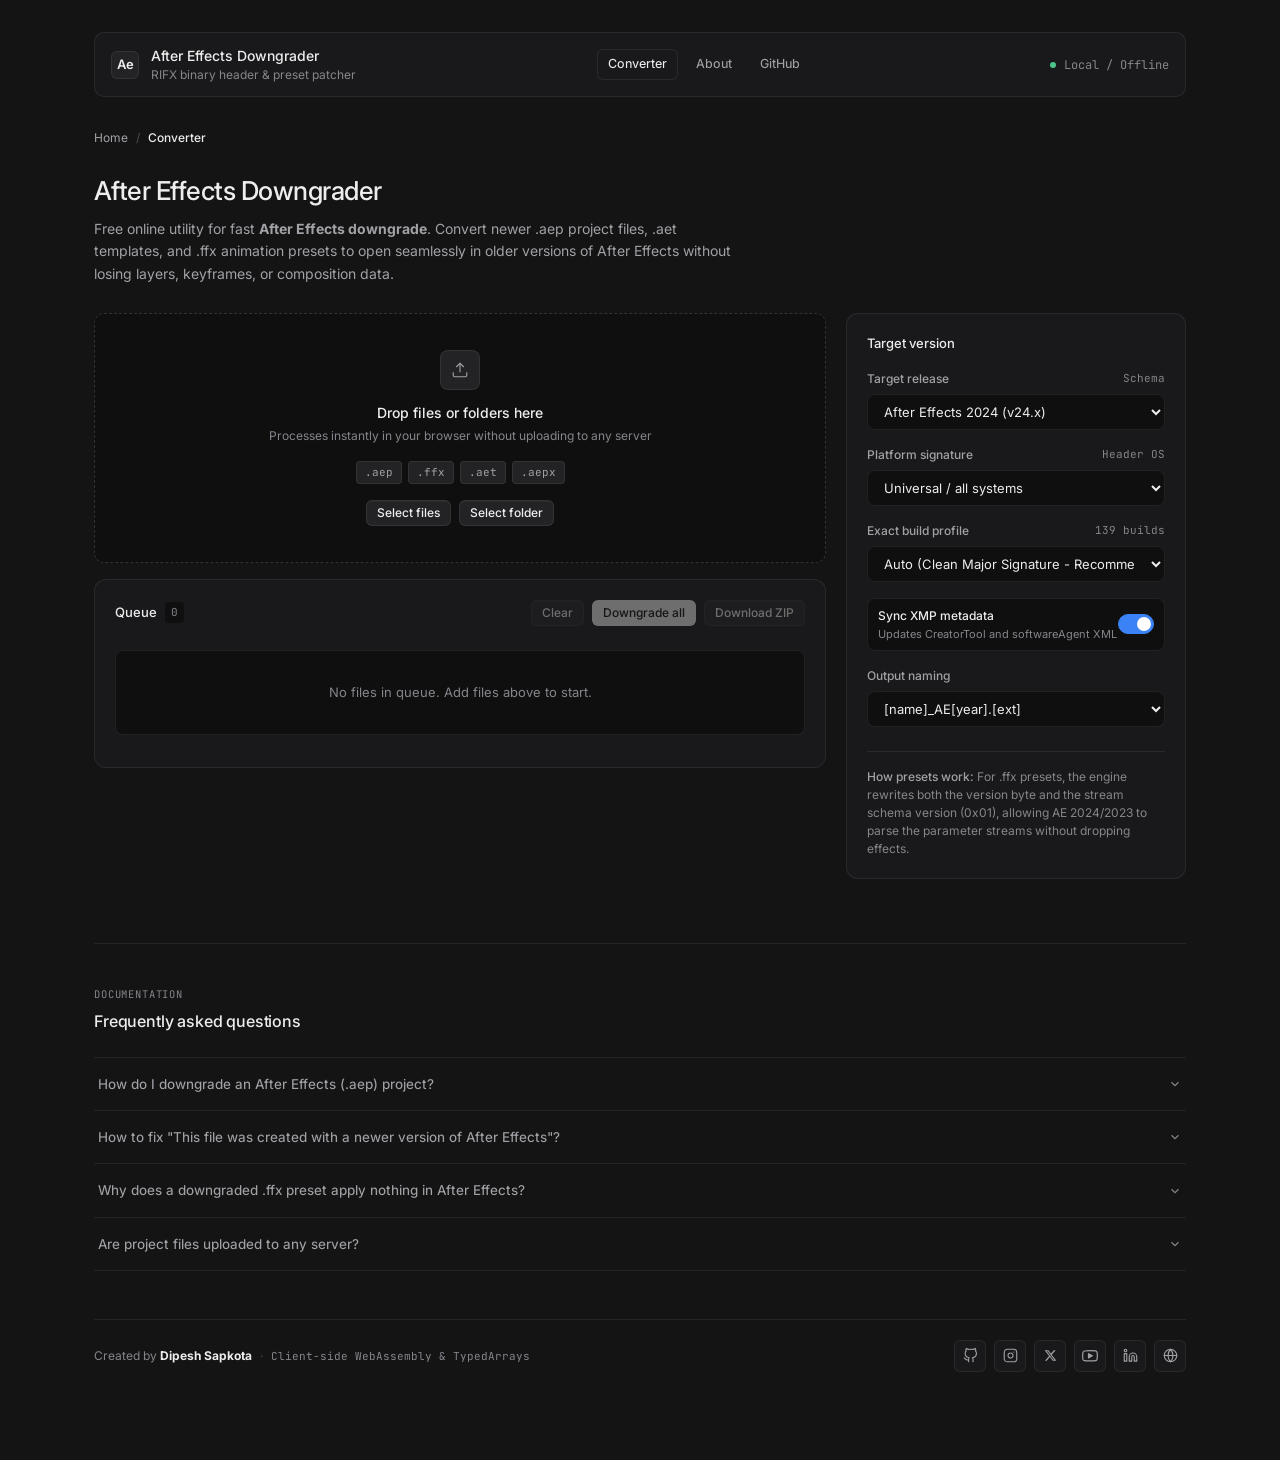
<file: index.html>
<!DOCTYPE html>
<html lang="en">
<head>
  <meta charset="UTF-8">
  <meta name="viewport" content="width=device-width, initial-scale=1.0">
  <meta name="google-site-verification" content="qpjeDFTM0J0MTfPl4kv9-hMPLfjeNFKUhhZYTMNQaiA" />
  
  <!-- Primary SEO Meta Tags -->
  <title>After Effects Downgrader — Downgrade AEP & FFX Online Free</title>
  <meta name="title" content="After Effects Downgrader — Downgrade AEP & FFX Online Free">
  <meta name="description" content="The free online After Effects Downgrader. Easily downgrade After Effects project (.aep, .aet) and preset (.ffx) files from AE 2026/2025 to 2024, 2023, 2022, and CC 2018. 100% private, client-side in your browser.">
  <meta name="keywords" content="after effects downgrade, after effects downgrader, downgrade after effects, downgrade aep, downgrade ffx, convert aep to older version, after effects version converter, open ae file in older version, ae project converter, ffx preset downgrader, this file was created with a newer version of after effects">
  <meta name="author" content="Dipesh Sapkota">
  <meta name="robots" content="index, follow, max-snippet:-1, max-image-preview:large, max-video-preview:-1">
  <link rel="canonical" href="https://dszae.github.io/After_effects_downgrade/">

  <!-- Open Graph / Facebook -->
  <meta property="og:type" content="website">
  <meta property="og:url" content="https://dszae.github.io/After_effects_downgrade/">
  <meta property="og:title" content="After Effects Downgrader — Downgrade AEP & FFX Online Free">
  <meta property="og:description" content="Free online After Effects Downgrader. Easily downgrade .aep projects and .ffx animation presets to open in older AE versions with zero upload or server processing.">
  <meta property="og:site_name" content="After Effects Downgrader">
  <meta property="og:image" content="https://dszae.github.io/After_effects_downgrade/og-image.png">
  <meta property="og:image:width" content="1200">
  <meta property="og:image:height" content="630">
  <meta property="og:image:alt" content="After Effects Downgrader — Online AEP & FFX Version Converter">

  <!-- Twitter -->
  <meta name="twitter:card" content="summary_large_image">
  <meta name="twitter:url" content="https://dszae.github.io/After_effects_downgrade/">
  <meta name="twitter:title" content="After Effects Downgrader — Downgrade AEP & FFX Online Free">
  <meta name="twitter:description" content="Free open-source utility to downgrade Adobe After Effects .aep projects and .ffx animation presets to older versions.">
  <meta name="twitter:image" content="https://dszae.github.io/After_effects_downgrade/og-image.png">
  <meta name="twitter:creator" content="@dszAe18">
  <meta name="twitter:site" content="@dszAe18">

  <!-- Structured Data: WebApplication -->
  <script type="application/ld+json">
  {
    "@context": "https://schema.org",
    "@type": "WebApplication",
    "name": "After Effects Downgrader",
    "url": "https://dszae.github.io/After_effects_downgrade/",
    "description": "Free open-source tool to convert and downgrade Adobe After Effects project files (.aep, .aet) and animation presets (.ffx) to older versions.",
    "applicationCategory": "MultimediaApplication",
    "operatingSystem": "All (Web Browser, Windows, macOS, Linux)",
    "browserRequirements": "Requires JavaScript and modern browser with TypedArray support",
    "offers": {
      "@type": "Offer",
      "price": "0",
      "priceCurrency": "USD"
    },
    "author": {
      "@type": "Person",
      "@id": "https://www.dipeshsapkota7.com.np/#person",
      "name": "Dipesh Sapkota",
      "alternateName": "dszae",
      "jobTitle": "Software Developer & Engineering Student",
      "url": "https://www.dipeshsapkota7.com.np/",
      "sameAs": [
        "https://www.wikidata.org/wiki/Q141595522",
        "https://orcid.org/0009-0001-7595-5114",
        "https://www.dipeshsapkota7.com.np/",
        "https://github.com/Dszae",
        "https://instagram.com/dsz.ae",
        "https://x.com/dszAe18",
        "https://youtube.com/@dsz.ae",
        "https://linkedin.com/in/dipeshsapkota7"
      ]
    }
  }
  </script>

  <!-- Structured Data: FAQPage -->
  <script type="application/ld+json">
  {
    "@context": "https://schema.org",
    "@type": "FAQPage",
    "mainEntity": [
      {
        "@type": "Question",
        "name": "How to fix 'This file was created with a newer version of After Effects' error?",
        "acceptedAnswer": {
          "@type": "Answer",
          "text": "Upload your .aep project file or .ffx preset to this After Effects Downgrader, select your installed target version (e.g., AE 2024 or 2023), and click Downgrade. The tool patches the binary RIFX container version byte and XMP metadata without changing composition layers or keyframes."
        }
      },
      {
        "@type": "Question",
        "name": "Can I downgrade .ffx animation presets to After Effects 2024 or older?",
        "acceptedAnswer": {
          "@type": "Answer",
          "text": "Yes. This After Effects Downgrader rewrites both the head version byte and the preset schema version (Schema 1), allowing older releases like AE 2024 and 2023 to parse effect streams without dropping parameters."
        }
      },
      {
        "@type": "Question",
        "name": "Are my After Effects files uploaded to any server?",
        "acceptedAnswer": {
          "@type": "Answer",
          "text": "No. All conversion is performed 100% locally in your web browser using JavaScript TypedArrays and Web APIs. Your project files and presets never leave your computer."
        }
      }
    ]
  }
  </script>

  <!-- Structured Data: HowTo (AEO Rich Snippet) -->
  <script type="application/ld+json">
  {
    "@context": "https://schema.org",
    "@type": "HowTo",
    "name": "How to Downgrade an After Effects Project (.aep) or Preset (.ffx)",
    "description": "Step-by-step instructions to convert newer After Effects files to open in older versions using After Effects Downgrader.",
    "step": [
      {
        "@type": "HowToStep",
        "name": "Select Your File",
        "text": "Drop your .aep project file, .aet template, or .ffx animation preset into the After Effects Downgrader dropzone."
      },
      {
        "@type": "HowToStep",
        "name": "Choose Target After Effects Version",
        "text": "Select your installed target version of After Effects (such as 2024, 2023, 2022, or CC 2018) from the dropdown."
      },
      {
        "@type": "HowToStep",
        "name": "Download and Open",
        "text": "Click Downgrade to immediately rewrite the RIFX container version byte and XMP metadata, then download and open the project directly in your installed After Effects release."
      }
    ]
  }
  </script>

  <!-- Structured Data: BreadcrumbList -->
  <script type="application/ld+json">
  {
    "@context": "https://schema.org",
    "@type": "BreadcrumbList",
    "itemListElement": [
      {
        "@type": "ListItem",
        "position": 1,
        "name": "Home",
        "item": "https://dszae.github.io/After_effects_downgrade/"
      },
      {
        "@type": "ListItem",
        "position": 2,
        "name": "Converter Tool",
        "item": "https://dszae.github.io/After_effects_downgrade/"
      }
    ]
  }
  </script>

  <!-- Favicons & App Icons -->
  <link rel="icon" type="image/svg+xml" href="favicon.svg">
  <link rel="icon" type="image/x-icon" href="favicon.ico">
  <link rel="apple-touch-icon" sizes="180x180" href="apple-touch-icon.png">
  <meta name="theme-color" content="#130724">

  <link rel="stylesheet" href="styles.css">
  <link rel="preconnect" href="https://fonts.googleapis.com">
  <link rel="preconnect" href="https://fonts.gstatic.com" crossorigin>
  <link href="https://fonts.googleapis.com/css2?family=Inter:wght@400;500;600&family=JetBrains+Mono:wght@400;500&display=swap" rel="stylesheet">
</head>
<body>

  <div class="container">
    <!-- Header -->
    <header class="site-header">
      <div class="brand">
        <a href="./" style="display: flex; align-items: center; gap: 12px; text-decoration: none; color: inherit;">
          <div class="brand-mark">Ae</div>
          <div class="brand-text">
            <span class="brand-title">After Effects Downgrader</span>
            <span class="brand-desc">RIFX binary header & preset patcher</span>
          </div>
        </a>
      </div>

      <nav class="nav-links">
        <a href="./" class="nav-item active">Converter</a>
        <a href="about.html" class="nav-item">About</a>
        <a href="https://github.com/Dszae/After_effects_downgrade" target="_blank" rel="noopener noreferrer" class="nav-item">GitHub</a>
      </nav>

      <div class="header-status">
        <span class="status-indicator"></span>
        <span>Local / Offline</span>
      </div>
    </header>

    <!-- Breadcrumb Navigation -->
    <nav class="breadcrumbs-bar" aria-label="Breadcrumb">
      <ol class="breadcrumbs-list">
        <li><a href="./">Home</a></li>
        <li class="bc-sep">/</li>
        <li aria-current="page" class="bc-current">Converter</li>
      </ol>
    </nav>

    <!-- Hero / Scope -->
    <section class="hero-section">
      <h1 class="hero-title">After Effects Downgrader</h1>
      <p class="hero-copy">
        Free online utility for fast <strong>After Effects downgrade</strong>. Convert newer .aep project files, .aet templates, and .ffx animation presets to open seamlessly in older versions of After Effects without losing layers, keyframes, or composition data.
      </p>
    </section>

    <!-- Main Grid -->
    <div class="dashboard-grid">
      <!-- Left Column: Dropzone and Queue -->
      <div style="display: flex; flex-direction: column; gap: 16px;">
        
        <!-- Dropzone -->
        <div class="drop-zone" id="dropZone">
          <div class="drop-icon">
            <svg width="18" height="18" viewBox="0 0 24 24" fill="none" stroke="currentColor" stroke-width="1.5"><path d="M21 15v4a2 2 0 0 1-2 2H5a2 2 0 0 1-2-2v-4"/><polyline points="17 8 12 3 7 8"/><line x1="12" y1="3" x2="12" y2="15"/></svg>
          </div>
          <div class="drop-prompt">Drop files or folders here</div>
          <div class="drop-subtext">Processes instantly in your browser without uploading to any server</div>
          
          <div class="format-tags">
            <span class="format-tag">.aep</span>
            <span class="format-tag">.ffx</span>
            <span class="format-tag">.aet</span>
            <span class="format-tag">.aepx</span>
          </div>

          <div class="drop-actions">
            <button class="btn btn-secondary btn-sm" onclick="document.getElementById('fileInput').click(); event.stopPropagation();">
              Select files
            </button>
            <button class="btn btn-secondary btn-sm" onclick="document.getElementById('folderInput').click(); event.stopPropagation();">
              Select folder
            </button>
          </div>

          <input type="file" id="fileInput" multiple accept=".aep,.ffx,.aet,.aepx" style="display: none;">
          <input type="file" id="folderInput" webkitdirectory directory multiple style="display: none;">
        </div>

        <!-- Queue Panel -->
        <div class="panel queue-panel">
          <div class="queue-bar">
            <div class="queue-title-wrap">
              <span class="panel-title">Queue</span>
              <span class="queue-badge" id="queueCount">0</span>
            </div>

            <div class="queue-btns">
              <button class="btn btn-secondary btn-sm" id="btnClearQueue" disabled>
                Clear
              </button>
              <button class="btn btn-primary btn-sm" id="btnProcessAll" disabled>
                Downgrade all
              </button>
              <button class="btn btn-secondary btn-sm" id="btnDownloadZip" disabled>
                Download ZIP
              </button>
            </div>
          </div>

          <!-- Empty State -->
          <div class="empty-state" id="emptyQueue">
            No files in queue. Add files above to start.
          </div>

          <!-- File List -->
          <div class="file-list" id="fileList"></div>
        </div>

      </div>

      <!-- Right Column: Settings & Details -->
      <div style="display: flex; flex-direction: column; gap: 16px;">
        <div class="panel settings-form">
          <div class="panel-title">Target version</div>

          <!-- Target Year -->
          <div class="control-group">
            <label class="control-label" for="targetYearSelect">
              Target release
              <span class="control-label-hint">Schema</span>
            </label>
            <select id="targetYearSelect" class="select-field">
              <option value="2025">After Effects 2025 (v25.x)</option>
              <option value="2024" selected>After Effects 2024 (v24.x)</option>
              <option value="2023">After Effects 2023 (v23.x)</option>
              <option value="2022">After Effects 2022 (v22.x)</option>
              <option value="2021">After Effects 2021 (v18.x)</option>
              <option value="2020">After Effects 2020 (v17.x)</option>
              <option value="2019">After Effects CC 2019 (v16.x)</option>
              <option value="2018">After Effects CC 2018 (v15.x)</option>
            </select>
          </div>

          <!-- Platform Profile -->
          <div class="control-group">
            <label class="control-label" for="osFilter">
              Platform signature
              <span class="control-label-hint">Header OS</span>
            </label>
            <select id="osFilter" class="select-field">
              <option value="all" selected>Universal / all systems</option>
              <option value="Win">Windows</option>
              <option value="Mac Arm 64">Apple Silicon (ARM64)</option>
              <option value="Mac">Intel Mac</option>
            </select>
          </div>

          <!-- Exact Build Signature -->
          <div class="control-group">
            <label class="control-label" for="buildSelect">
              Exact build profile
              <span class="control-label-hint">139 builds</span>
            </label>
            <select id="buildSelect" class="select-field">
              <option value="">Auto (clean major signature)</option>
            </select>
          </div>

          <!-- Deep Patching Toggle -->
          <div class="toggle-row">
            <div class="toggle-info">
              <span class="toggle-title">Sync XMP metadata</span>
              <span class="toggle-desc">Updates CreatorTool and softwareAgent XML</span>
            </div>
            <label class="switch">
              <input type="checkbox" id="deepPatchSwitch" checked>
              <span class="slider"></span>
            </label>
          </div>

          <!-- Output Naming -->
          <div class="control-group">
            <label class="control-label" for="namingSelect">Output naming</label>
            <select id="namingSelect" class="select-field">
              <option value="suffix_year" selected>[name]_AE[year].[ext]</option>
              <option value="suffix_downgraded">[name]_downgraded.[ext]</option>
              <option value="prefix">AE[year]_[name].[ext]</option>
              <option value="original">[name].[ext]</option>
            </select>
          </div>

          <div class="info-callout">
            <strong>How presets work:</strong> For .ffx presets, the engine rewrites both the version byte and the stream schema version (0x01), allowing AE 2024/2023 to parse the parameter streams without dropping effects.
          </div>
        </div>
      </div>
    </div>

    <!-- FAQ Section -->
    <section class="faq-section">
      <div class="faq-header">
        <span class="faq-label">Documentation</span>
        <h2 class="faq-title">Frequently asked questions</h2>
      </div>
      <div class="faq-list">
        <details class="faq-row">
          <summary class="faq-summary">
            <span>How do I downgrade an After Effects (.aep) project?</span>
            <svg class="faq-chevron" width="14" height="14" viewBox="0 0 24 24" fill="none" stroke="currentColor" stroke-width="2"><polyline points="6 9 12 15 18 9"/></svg>
          </summary>
          <div class="faq-content">
            <p>Drop your <code>.aep</code> or <code>.aet</code> file into the converter, choose your target release (such as After Effects 2024 or 2023), and click Downgrade. The tool rewrites the RIFX container version byte and XMP metadata so your project opens without version upgrade prompts.</p>
          </div>
        </details>
        <details class="faq-row">
          <summary class="faq-summary">
            <span>How to fix "This file was created with a newer version of After Effects"?</span>
            <svg class="faq-chevron" width="14" height="14" viewBox="0 0 24 24" fill="none" stroke="currentColor" stroke-width="2"><polyline points="6 9 12 15 18 9"/></svg>
          </summary>
          <div class="faq-content">
            <p>This dialog occurs when After Effects detects a newer major build byte in the file's binary header chunk. This utility modifies that internal signature, allowing earlier versions to parse and open the composition structure.</p>
          </div>
        </details>
        <details class="faq-row">
          <summary class="faq-summary">
            <span>Why does a downgraded .ffx preset apply nothing in After Effects?</span>
            <svg class="faq-chevron" width="14" height="14" viewBox="0 0 24 24" fill="none" stroke="currentColor" stroke-width="2"><polyline points="6 9 12 15 18 9"/></svg>
          </summary>
          <div class="faq-content">
            <p>In After Effects, animation presets require an active layer (such as an Adjustment Layer or Solid) selected in your timeline before applying. Additionally, if the preset relies on third-party plugins (like Boris FX Sapphire or Deep Glow), those plugins must be installed on your workstation.</p>
          </div>
        </details>
        <details class="faq-row">
          <summary class="faq-summary">
            <span>Are project files uploaded to any server?</span>
            <svg class="faq-chevron" width="14" height="14" viewBox="0 0 24 24" fill="none" stroke="currentColor" stroke-width="2"><polyline points="6 9 12 15 18 9"/></svg>
          </summary>
          <div class="faq-content">
            <p>No. Conversion is performed entirely within your browser using JavaScript TypedArrays and WebAssembly. Your files, composition data, and assets never leave your local machine.</p>
          </div>
        </details>
      </div>
    </section>

    <!-- Footer -->
    <footer class="site-footer">
      <div class="footer-creator">
        <span>Created by <a href="https://www.dipeshsapkota7.com.np/" target="_blank" rel="author me" class="creator-link"><strong>Dipesh Sapkota</strong></a></span>
        <span class="footer-dot">·</span>
        <span class="footer-note">Client-side WebAssembly & TypedArrays</span>
      </div>
      <div class="footer-socials">
        <a href="https://github.com/Dszae" target="_blank" rel="noopener noreferrer" class="social-icon-btn" title="GitHub (@Dszae)" aria-label="GitHub">
          <svg width="15" height="15" viewBox="0 0 24 24" fill="none" stroke="currentColor" stroke-width="1.8" stroke-linecap="round" stroke-linejoin="round">
            <path d="M9 19c-5 1.5-5-2.5-7-3m14 6v-3.87a3.37 3.37 0 0 0-.94-2.61c3.14-.35 6.44-1.54 6.44-7A5.44 5.44 0 0 0 20 4.77 5.07 5.07 0 0 0 19.91 1S18.73.65 16 2.48a13.38 13.38 0 0 0-7 0C6.27.65 5.09 1 5.09 1A5.07 5.07 0 0 0 5 4.77a5.44 5.44 0 0 0-1.5 3.78c0 5.42 3.3 6.61 6.44 7A3.37 3.37 0 0 0 9 18.13V22"/>
          </svg>
        </a>
        <a href="https://instagram.com/dsz.ae" target="_blank" rel="noopener noreferrer" class="social-icon-btn" title="Instagram (@dsz.ae)" aria-label="Instagram">
          <svg width="15" height="15" viewBox="0 0 24 24" fill="none" stroke="currentColor" stroke-width="1.8" stroke-linecap="round" stroke-linejoin="round">
            <rect x="2" y="2" width="20" height="20" rx="5" ry="5"/>
            <path d="M16 11.37A4 4 0 1 1 12.63 8 4 4 0 0 1 16 11.37z"/>
            <line x1="17.5" y1="6.5" x2="17.51" y2="6.5"/>
          </svg>
        </a>
        <a href="https://x.com/dszAe18" target="_blank" rel="noopener noreferrer" class="social-icon-btn" title="X / Twitter (@dszAe18)" aria-label="X">
          <svg width="13" height="13" viewBox="0 0 24 24" fill="currentColor">
            <path d="M18.244 2.25h3.308l-7.227 8.26 8.502 11.24H16.17l-5.214-6.817L4.99 21.75H1.68l7.73-8.835L1.254 2.25H8.08l4.713 6.231zm-1.161 17.52h1.833L7.084 4.126H5.117z"/>
          </svg>
        </a>
        <a href="https://youtube.com/@dsz.ae" target="_blank" rel="noopener noreferrer" class="social-icon-btn" title="YouTube (@dsz.ae)" aria-label="YouTube">
          <svg width="16" height="16" viewBox="0 0 24 24" fill="none" stroke="currentColor" stroke-width="1.8" stroke-linecap="round" stroke-linejoin="round">
            <path d="M22.54 6.42a2.78 2.78 0 0 0-1.94-2C18.88 4 12 4 12 4s-6.88 0-8.6.46a2.78 2.78 0 0 0-1.94 2A29 29 0 0 0 1 11.75a29 29 0 0 0 .46 5.33A2.78 2.78 0 0 0 3.4 19c1.72.46 8.6.46 8.6.46s6.88 0 8.6-.46a2.78 2.78 0 0 0 1.94-2 29 29 0 0 0 .46-5.25 29 29 0 0 0-.46-5.33z"/>
            <polygon points="9.75 15.02 15.5 11.75 9.75 8.48 9.75 15.02" fill="currentColor"/>
          </svg>
        </a>
        <a href="https://linkedin.com/in/dipeshsapkota7" target="_blank" rel="noopener noreferrer" class="social-icon-btn" title="LinkedIn (dipeshsapkota7)" aria-label="LinkedIn">
          <svg width="15" height="15" viewBox="0 0 24 24" fill="none" stroke="currentColor" stroke-width="1.8" stroke-linecap="round" stroke-linejoin="round">
            <path d="M16 8a6 6 0 0 1 6 6v7h-4v-7a2 2 0 0 0-2-2 2 2 0 0 0-2 2v7h-4v-7a6 6 0 0 1 6-6z"/>
            <rect x="2" y="9" width="4" height="12"/>
            <circle cx="4" cy="4" r="2"/>
          </svg>
        </a>
        <a href="https://www.dipeshsapkota7.com.np/" target="_blank" rel="noopener noreferrer" class="social-icon-btn" title="Personal Website" aria-label="Portfolio Website">
          <svg width="15" height="15" viewBox="0 0 24 24" fill="none" stroke="currentColor" stroke-width="1.8" stroke-linecap="round" stroke-linejoin="round">
            <circle cx="12" cy="12" r="10"/>
            <line x1="2" y1="12" x2="22" y2="12"/>
            <path d="M12 2a15.3 15.3 0 0 1 4 10 15.3 15.3 0 0 1-4 10 15.3 15.3 0 0 1-4-10 15.3 15.3 0 0 1 4-10z"/>
          </svg>
        </a>
      </div>
    </footer>
  </div>

  <!-- Inspector Modal -->
  <div class="modal-overlay" id="inspectorModal">
    <div class="modal-card">
      <div class="modal-header">
        <span class="modal-title" id="modalTitle">Binary inspector</span>
        <button class="btn-icon" id="modalClose">
          <svg width="14" height="14" viewBox="0 0 24 24" fill="none" stroke="currentColor" stroke-width="1.5"><line x1="18" y1="6" x2="6" y2="18"/><line x1="6" y1="6" x2="18" y2="18"/></svg>
        </button>
      </div>
      <div class="modal-content-body" id="modalBody"></div>
    </div>
  </div>

  <script src="jszip.min.js"></script>
  <script src="builds-data.js"></script>
  <script src="app.js"></script>
</body>
</html>
</file>
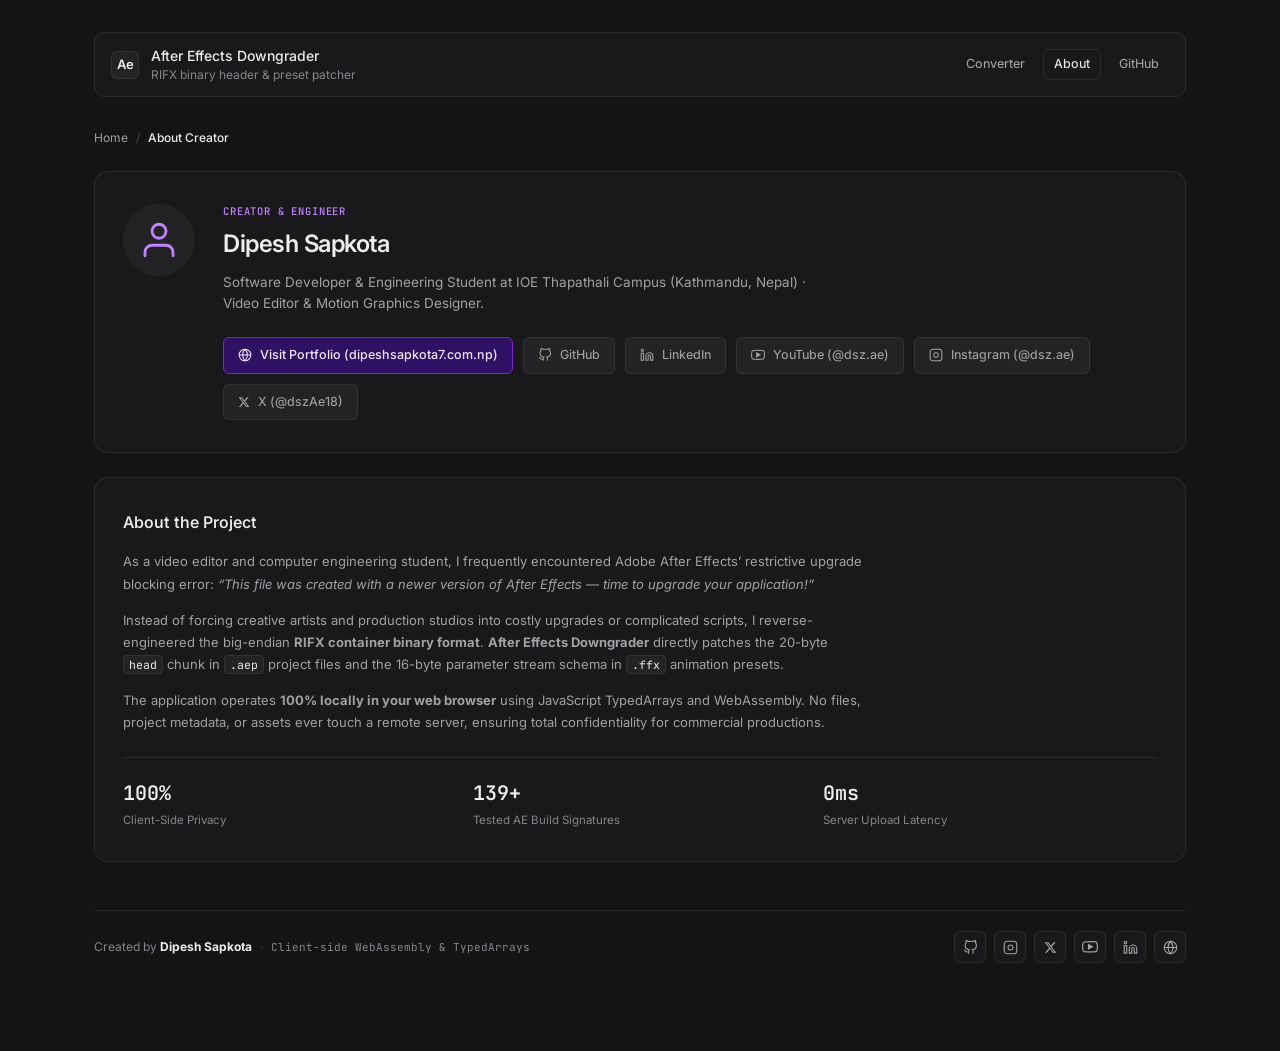
<file: about.html>
<!DOCTYPE html>
<html lang="en">
<head>
  <meta charset="UTF-8">
  <meta name="viewport" content="width=device-width, initial-scale=1.0">
  
  <!-- Primary SEO Meta Tags -->
  <title>About Dipesh Sapkota — Creator of After Effects Downgrader</title>
  <meta name="title" content="About Dipesh Sapkota — Creator of After Effects Downgrader">
  <meta name="description" content="Dipesh Sapkota is a Software Developer & Engineering Student at IOE Thapathali Campus, video editor, and motion designer. Creator of After Effects Downgrader.">
  <meta name="author" content="Dipesh Sapkota">
  <meta name="robots" content="index, follow">
  <link rel="canonical" href="https://dszae.github.io/After_effects_downgrade/about.html">

  <!-- Open Graph / Social -->
  <meta property="og:type" content="profile">
  <meta property="og:url" content="https://dszae.github.io/After_effects_downgrade/about.html">
  <meta property="og:title" content="About Dipesh Sapkota — Creator of After Effects Downgrader">
  <meta property="og:description" content="Software Developer & Engineering Student at IOE Thapathali Campus, video editor, and motion designer. Creator of After Effects Downgrader.">
  <meta property="og:image" content="https://dszae.github.io/After_effects_downgrade/og-image.png">
  <meta property="og:image:width" content="1200">
  <meta property="og:image:height" content="630">
  <meta property="og:image:alt" content="About Dipesh Sapkota — Creator of After Effects Downgrader">
  <meta property="og:site_name" content="After Effects Downgrader">

  <!-- Twitter -->
  <meta name="twitter:card" content="summary_large_image">
  <meta name="twitter:url" content="https://dszae.github.io/After_effects_downgrade/about.html">
  <meta name="twitter:title" content="About Dipesh Sapkota — Creator of After Effects Downgrader">
  <meta name="twitter:description" content="Software Developer & Engineering Student at IOE Thapathali Campus, video editor, and motion designer.">
  <meta name="twitter:image" content="https://dszae.github.io/After_effects_downgrade/og-image.png">
  <meta name="twitter:creator" content="@dszAe18">
  <meta name="twitter:site" content="@dszAe18">

  <!-- Structured Data: ProfilePage & Person -->
  <script type="application/ld+json">
  {
    "@context": "https://schema.org",
    "@type": "ProfilePage",
    "mainEntity": {
      "@type": "Person",
      "@id": "https://www.dipeshsapkota7.com.np/#person",
      "name": "Dipesh Sapkota",
      "alternateName": "dszae",
      "url": "https://www.dipeshsapkota7.com.np/",
      "identifier": "https://orcid.org/0009-0001-7595-5114",
      "jobTitle": "Software Developer & Engineering Student",
      "description": "Software Developer & Engineering Student at IOE Thapathali Campus, video editor, and motion designer. Creator of After Effects Downgrader.",
      "worksFor": {
        "@type": "CollegeOrUniversity",
        "name": "Institute of Engineering, Thapathali Campus"
      },
      "sameAs": [
        "https://www.wikidata.org/wiki/Q141595522",
        "https://orcid.org/0009-0001-7595-5114",
        "https://www.dipeshsapkota7.com.np/",
        "https://github.com/Dszae",
        "https://instagram.com/dsz.ae",
        "https://x.com/dszAe18",
        "https://youtube.com/@dsz.ae",
        "https://linkedin.com/in/dipeshsapkota7"
      ]
    }
  }
  </script>

  <!-- Structured Data: BreadcrumbList -->
  <script type="application/ld+json">
  {
    "@context": "https://schema.org",
    "@type": "BreadcrumbList",
    "itemListElement": [
      {
        "@type": "ListItem",
        "position": 1,
        "name": "Home",
        "item": "https://dszae.github.io/After_effects_downgrade/"
      },
      {
        "@type": "ListItem",
        "position": 2,
        "name": "About Creator",
        "item": "https://dszae.github.io/After_effects_downgrade/about.html"
      }
    ]
  }
  </script>

  <!-- Favicons -->
  <link rel="icon" type="image/svg+xml" href="favicon.svg">
  <link rel="icon" type="image/x-icon" href="favicon.ico">
  <link rel="apple-touch-icon" sizes="180x180" href="apple-touch-icon.png">
  <meta name="theme-color" content="#130724">

  <link rel="stylesheet" href="styles.css">
  <link rel="preconnect" href="https://fonts.googleapis.com">
  <link rel="preconnect" href="https://fonts.gstatic.com" crossorigin>
  <link href="https://fonts.googleapis.com/css2?family=Inter:wght@400;500;600&family=JetBrains+Mono:wght@400;500&display=swap" rel="stylesheet">
</head>
<body>

  <div class="container">
    <!-- Header -->
    <header class="site-header">
      <div class="brand">
        <a href="./" style="display: flex; align-items: center; gap: 12px; text-decoration: none; color: inherit;">
          <div class="brand-mark">Ae</div>
          <div class="brand-text">
            <span class="brand-title">After Effects Downgrader</span>
            <span class="brand-desc">RIFX binary header & preset patcher</span>
          </div>
        </a>
      </div>

      <nav class="nav-links">
        <a href="./" class="nav-item">Converter</a>
        <a href="about.html" class="nav-item active">About</a>
        <a href="https://github.com/Dszae/After_effects_downgrade" target="_blank" rel="noopener noreferrer" class="nav-item">GitHub</a>
      </nav>
    </header>

    <!-- Breadcrumb Navigation -->
    <nav class="breadcrumbs-bar" aria-label="Breadcrumb">
      <ol class="breadcrumbs-list">
        <li><a href="./">Home</a></li>
        <li class="bc-sep">/</li>
        <li aria-current="page" class="bc-current">About Creator</li>
      </ol>
    </nav>

    <!-- Profile Hero Section -->
    <section class="profile-hero">
      <div class="profile-card">
        <div class="profile-avatar">
          <svg width="42" height="42" viewBox="0 0 24 24" fill="none" stroke="currentColor" stroke-width="1.6" stroke-linecap="round" stroke-linejoin="round">
            <path d="M20 21v-2a4 4 0 0 0-4-4H8a4 4 0 0 0-4 4v2"></path>
            <circle cx="12" cy="7" r="4"></circle>
          </svg>
        </div>

        <div class="profile-details">
          <span class="profile-tag">CREATOR & ENGINEER</span>
          <h1 class="profile-name">Dipesh Sapkota</h1>
          <p class="profile-subtitle">
            Software Developer &amp; Engineering Student at IOE Thapathali Campus (Kathmandu, Nepal) &middot; Video Editor &amp; Motion Graphics Designer.
          </p>

          <!-- Backlinking & Portfolios -->
          <div class="profile-links">
            <a href="https://www.dipeshsapkota7.com.np/" target="_blank" rel="author me" class="profile-btn primary-btn">
              <svg width="14" height="14" viewBox="0 0 24 24" fill="none" stroke="currentColor" stroke-width="1.8"><circle cx="12" cy="12" r="10"/><line x1="2" y1="12" x2="22" y2="12"/><path d="M12 2a15.3 15.3 0 0 1 4 10 15.3 15.3 0 0 1-4 10 15.3 15.3 0 0 1-4-10 15.3 15.3 0 0 1 4-10z"/></svg>
              <span>Visit Portfolio (dipeshsapkota7.com.np)</span>
            </a>
            <a href="https://github.com/Dszae" target="_blank" rel="me" class="profile-btn">
              <svg width="14" height="14" viewBox="0 0 24 24" fill="none" stroke="currentColor" stroke-width="1.8"><path d="M9 19c-5 1.5-5-2.5-7-3m14 6v-3.87a3.37 3.37 0 0 0-.94-2.61c3.14-.35 6.44-1.54 6.44-7A5.44 5.44 0 0 0 20 4.77 5.07 5.07 0 0 0 19.91 1S18.73.65 16 2.48a13.38 13.38 0 0 0-7 0C6.27.65 5.09 1 5.09 1A5.07 5.07 0 0 0 5 4.77a5.44 5.44 0 0 0-1.5 3.78c0 5.42 3.3 6.61 6.44 7A3.37 3.37 0 0 0 9 18.13V22"/></svg>
              <span>GitHub</span>
            </a>
            <a href="https://linkedin.com/in/dipeshsapkota7" target="_blank" rel="me" class="profile-btn">
              <svg width="14" height="14" viewBox="0 0 24 24" fill="none" stroke="currentColor" stroke-width="1.8"><path d="M16 8a6 6 0 0 1 6 6v7h-4v-7a2 2 0 0 0-2-2 2 2 0 0 0-2 2v7h-4v-7a6 6 0 0 1 6-6z"/><rect x="2" y="9" width="4" height="12"/><circle cx="4" cy="4" r="2"/></svg>
              <span>LinkedIn</span>
            </a>
            <a href="https://youtube.com/@dsz.ae" target="_blank" rel="me" class="profile-btn">
              <svg width="14" height="14" viewBox="0 0 24 24" fill="none" stroke="currentColor" stroke-width="1.8"><path d="M22.54 6.42a2.78 2.78 0 0 0-1.94-2C18.88 4 12 4 12 4s-6.88 0-8.6.46a2.78 2.78 0 0 0-1.94 2A29 29 0 0 0 1 11.75a29 29 0 0 0 .46 5.33A2.78 2.78 0 0 0 3.4 19c1.72.46 8.6.46 8.6.46s6.88 0 8.6-.46a2.78 2.78 0 0 0 1.94-2 29 29 0 0 0 .46-5.25 29 29 0 0 0-.46-5.33z"/><polygon points="9.75 15.02 15.5 11.75 9.75 8.48 9.75 15.02" fill="currentColor"/></svg>
              <span>YouTube (@dsz.ae)</span>
            </a>
            <a href="https://instagram.com/dsz.ae" target="_blank" rel="me" class="profile-btn">
              <svg width="14" height="14" viewBox="0 0 24 24" fill="none" stroke="currentColor" stroke-width="1.8"><rect x="2" y="2" width="20" height="20" rx="5" ry="5"/><path d="M16 11.37A4 4 0 1 1 12.63 8 4 4 0 0 1 16 11.37z"/><line x1="17.5" y1="6.5" x2="17.51" y2="6.5"/></svg>
              <span>Instagram (@dsz.ae)</span>
            </a>
            <a href="https://x.com/dszAe18" target="_blank" rel="me" class="profile-btn">
              <svg width="12" height="12" viewBox="0 0 24 24" fill="currentColor"><path d="M18.244 2.25h3.308l-7.227 8.26 8.502 11.24H16.17l-5.214-6.817L4.99 21.75H1.68l7.73-8.835L1.254 2.25H8.08l4.713 6.231zm-1.161 17.52h1.833L7.084 4.126H5.117z"/></svg>
              <span>X (@dszAe18)</span>
            </a>
          </div>
        </div>
      </div>
    </section>

    <!-- Engineering Story Section -->
    <section class="story-section">
      <div class="story-card">
        <h2 class="story-title">About the Project</h2>
        <p class="story-text">
          As a video editor and computer engineering student, I frequently encountered Adobe After Effects’ restrictive upgrade blocking error: 
          <em>&ldquo;This file was created with a newer version of After Effects &mdash; time to upgrade your application!&rdquo;</em>
        </p>
        <p class="story-text">
          Instead of forcing creative artists and production studios into costly upgrades or complicated scripts, I reverse-engineered the big-endian <strong>RIFX container binary format</strong>. <strong>After Effects Downgrader</strong> directly patches the 20-byte <code>head</code> chunk in <code>.aep</code> project files and the 16-byte parameter stream schema in <code>.ffx</code> animation presets.
        </p>
        <p class="story-text">
          The application operates <strong>100% locally in your web browser</strong> using JavaScript TypedArrays and WebAssembly. No files, project metadata, or assets ever touch a remote server, ensuring total confidentiality for commercial productions.
        </p>

        <div class="story-grid">
          <div class="story-stat">
            <span class="stat-number">100%</span>
            <span class="stat-desc">Client-Side Privacy</span>
          </div>
          <div class="story-stat">
            <span class="stat-number">139+</span>
            <span class="stat-desc">Tested AE Build Signatures</span>
          </div>
          <div class="story-stat">
            <span class="stat-number">0ms</span>
            <span class="stat-desc">Server Upload Latency</span>
          </div>
        </div>
      </div>
    </section>

    <!-- Footer -->
    <footer class="site-footer">
      <div class="footer-creator">
        <span>Created by <a href="https://www.dipeshsapkota7.com.np/" target="_blank" rel="author me" class="creator-link"><strong>Dipesh Sapkota</strong></a></span>
        <span class="footer-dot">&middot;</span>
        <span class="footer-note">Client-side WebAssembly &amp; TypedArrays</span>
      </div>
      <div class="footer-socials">
        <a href="https://github.com/Dszae" target="_blank" rel="me" class="social-icon-btn" title="GitHub (@Dszae)" aria-label="GitHub">
          <svg width="15" height="15" viewBox="0 0 24 24" fill="none" stroke="currentColor" stroke-width="1.8"><path d="M9 19c-5 1.5-5-2.5-7-3m14 6v-3.87a3.37 3.37 0 0 0-.94-2.61c3.14-.35 6.44-1.54 6.44-7A5.44 5.44 0 0 0 20 4.77 5.07 5.07 0 0 0 19.91 1S18.73.65 16 2.48a13.38 13.38 0 0 0-7 0C6.27.65 5.09 1 5.09 1A5.07 5.07 0 0 0 5 4.77a5.44 5.44 0 0 0-1.5 3.78c0 5.42 3.3 6.61 6.44 7A3.37 3.37 0 0 0 9 18.13V22"/></svg>
        </a>
        <a href="https://instagram.com/dsz.ae" target="_blank" rel="me" class="social-icon-btn" title="Instagram (@dsz.ae)" aria-label="Instagram">
          <svg width="15" height="15" viewBox="0 0 24 24" fill="none" stroke="currentColor" stroke-width="1.8"><rect x="2" y="2" width="20" height="20" rx="5" ry="5"/><path d="M16 11.37A4 4 0 1 1 12.63 8 4 4 0 0 1 16 11.37z"/><line x1="17.5" y1="6.5" x2="17.51" y2="6.5"/></svg>
        </a>
        <a href="https://x.com/dszAe18" target="_blank" rel="me" class="social-icon-btn" title="X / Twitter (@dszAe18)" aria-label="X">
          <svg width="13" height="13" viewBox="0 0 24 24" fill="currentColor"><path d="M18.244 2.25h3.308l-7.227 8.26 8.502 11.24H16.17l-5.214-6.817L4.99 21.75H1.68l7.73-8.835L1.254 2.25H8.08l4.713 6.231zm-1.161 17.52h1.833L7.084 4.126H5.117z"/></svg>
        </a>
        <a href="https://youtube.com/@dsz.ae" target="_blank" rel="me" class="social-icon-btn" title="YouTube (@dsz.ae)" aria-label="YouTube">
          <svg width="16" height="16" viewBox="0 0 24 24" fill="none" stroke="currentColor" stroke-width="1.8"><path d="M22.54 6.42a2.78 2.78 0 0 0-1.94-2C18.88 4 12 4 12 4s-6.88 0-8.6.46a2.78 2.78 0 0 0-1.94 2A29 29 0 0 0 1 11.75a29 29 0 0 0 .46 5.33A2.78 2.78 0 0 0 3.4 19c1.72.46 8.6.46 8.6.46s6.88 0 8.6-.46a2.78 2.78 0 0 0 1.94-2 29 29 0 0 0 .46-5.25 29 29 0 0 0-.46-5.33z"/><polygon points="9.75 15.02 15.5 11.75 9.75 8.48 9.75 15.02" fill="currentColor"/></svg>
        </a>
        <a href="https://linkedin.com/in/dipeshsapkota7" target="_blank" rel="me" class="social-icon-btn" title="LinkedIn (dipeshsapkota7)" aria-label="LinkedIn">
          <svg width="15" height="15" viewBox="0 0 24 24" fill="none" stroke="currentColor" stroke-width="1.8"><path d="M16 8a6 6 0 0 1 6 6v7h-4v-7a2 2 0 0 0-2-2 2 2 0 0 0-2 2v7h-4v-7a6 6 0 0 1 6-6z"/><rect x="2" y="9" width="4" height="12"/><circle cx="4" cy="4" r="2"/></svg>
        </a>
        <a href="https://www.dipeshsapkota7.com.np/" target="_blank" rel="author me" class="social-icon-btn" title="Portfolio Website" aria-label="Portfolio Website">
          <svg width="15" height="15" viewBox="0 0 24 24" fill="none" stroke="currentColor" stroke-width="1.8"><circle cx="12" cy="12" r="10"/><line x1="2" y1="12" x2="22" y2="12"/><path d="M12 2a15.3 15.3 0 0 1 4 10 15.3 15.3 0 0 1-4 10 15.3 15.3 0 0 1-4-10 15.3 15.3 0 0 1 4-10z"/></svg>
        </a>
      </div>
    </footer>
  </div>

</body>
</html>
</file>
<file: styles.css>
/* ==========================================================================
   After Effects Project & Preset Downgrader
   Unslopped Studio Interface — Graphite Neutral Ramp
   ========================================================================== */

:root {
  /* Graphite Ramp (unslop design system) */
  --bg-deep: #0f0f10;
  --bg-page: #141415;
  --bg-card: #19191b;
  --bg-raised: #232325;
  --bg-raised-hover: #2b2b2f;
  
  --border-hairline: rgba(237, 237, 237, 0.08);
  --border-hover: rgba(237, 237, 237, 0.16);
  --border-focus: #3b82f6;
  
  --text-primary: #ededed;
  --text-secondary: #a1a1a6;
  --text-muted: #85858b;
  
  --accent: #3b82f6;
  --accent-surface: rgba(59, 130, 246, 0.1);
  --accent-border: rgba(59, 130, 246, 0.3);
  
  --color-success: #4cc38a;
  --color-success-bg: rgba(76, 195, 138, 0.08);
  --color-success-border: rgba(76, 195, 138, 0.2);
  
  --color-danger: #e5484d;
  --color-danger-bg: rgba(229, 72, 77, 0.08);
  --color-danger-border: rgba(229, 72, 77, 0.2);

  --font-sans: 'Inter', -apple-system, BlinkMacSystemFont, 'Segoe UI', Roboto, sans-serif;
  --font-mono: 'JetBrains Mono', 'Fira Code', Consolas, Monaco, monospace;
  
  --ease: cubic-bezier(0.22, 1, 0.36, 1);
}

* {
  margin: 0;
  padding: 0;
  box-sizing: border-box;
}

body {
  font-family: var(--font-sans);
  background-color: var(--bg-page);
  color: var(--text-primary);
  line-height: 1.5;
  min-height: 100vh;
  -webkit-font-smoothing: antialiased;
  -moz-osx-font-smoothing: grayscale;
}

/* Subtle, quiet scrollbar */
::-webkit-scrollbar {
  width: 6px;
  height: 6px;
}
::-webkit-scrollbar-track {
  background: var(--bg-page);
}
::-webkit-scrollbar-thumb {
  background: var(--bg-raised);
  border-radius: 3px;
}
::-webkit-scrollbar-thumb:hover {
  background: #333338;
}

.container {
  max-width: 1140px;
  margin: 0 auto;
  padding: 32px 24px 64px;
}

/* Header */
.site-header {
  display: flex;
  align-items: center;
  justify-content: space-between;
  padding: 12px 16px;
  margin-bottom: 32px;
  background: var(--bg-card);
  border: 1px solid var(--border-hairline);
  border-radius: 10px;
}

.brand {
  display: flex;
  align-items: center;
  gap: 12px;
}

.brand-mark {
  width: 28px;
  height: 28px;
  background: var(--bg-raised);
  border: 1px solid var(--border-hairline);
  border-radius: 6px;
  display: flex;
  align-items: center;
  justify-content: center;
  font-size: 13px;
  font-weight: 600;
  color: var(--text-primary);
  letter-spacing: -0.5px;
}

.brand-text {
  display: flex;
  flex-direction: column;
}

.brand-title {
  font-size: 14px;
  font-weight: 500;
  color: var(--text-primary);
  display: flex;
  align-items: center;
  gap: 8px;
}

.brand-desc {
  font-size: 12px;
  color: var(--text-muted);
}

.header-status {
  display: flex;
  align-items: center;
  gap: 8px;
  font-size: 12px;
  color: var(--text-muted);
  font-family: var(--font-mono);
}

.status-indicator {
  width: 6px;
  height: 6px;
  border-radius: 50%;
  background: var(--color-success);
}

/* Hero Section */
.hero-section {
  margin-bottom: 28px;
}

.hero-title {
  font-size: 26px;
  font-weight: 500;
  color: var(--text-primary);
  letter-spacing: -0.02em;
  margin-bottom: 8px;
}

.hero-copy {
  font-size: 14px;
  color: var(--text-secondary);
  max-width: 640px;
  line-height: 1.6;
}

/* Main Dashboard Grid */
.dashboard-grid {
  display: grid;
  grid-template-columns: 1fr 340px;
  gap: 20px;
  margin-bottom: 24px;
}

@media (max-width: 880px) {
  .dashboard-grid {
    grid-template-columns: 1fr;
  }
}

/* Cards */
.panel {
  background: var(--bg-card);
  border: 1px solid var(--border-hairline);
  border-radius: 12px;
  padding: 20px;
}

.panel-header {
  display: flex;
  align-items: center;
  justify-content: space-between;
  margin-bottom: 16px;
}

.panel-title {
  font-size: 13px;
  font-weight: 500;
  color: var(--text-primary);
  display: flex;
  align-items: center;
  gap: 8px;
}

/* Drop Zone */
.drop-zone {
  border: 1px dashed rgba(237, 237, 237, 0.16);
  border-radius: 10px;
  padding: 36px 20px;
  text-align: center;
  background: var(--bg-deep);
  cursor: pointer;
  transition: border-color 0.16s var(--ease), background-color 0.16s var(--ease);
}

.drop-zone:hover,
.drop-zone.dragover {
  border-color: var(--border-hover);
  background: #121214;
}

.drop-zone.dragover {
  border-style: solid;
  border-color: var(--accent);
}

.drop-icon {
  width: 40px;
  height: 40px;
  margin: 0 auto 12px;
  background: var(--bg-raised);
  border: 1px solid var(--border-hairline);
  border-radius: 8px;
  display: flex;
  align-items: center;
  justify-content: center;
  color: var(--text-secondary);
}

.drop-prompt {
  font-size: 14px;
  font-weight: 500;
  color: var(--text-primary);
  margin-bottom: 4px;
}

.drop-subtext {
  font-size: 12px;
  color: var(--text-muted);
  margin-bottom: 16px;
}

.format-tags {
  display: flex;
  justify-content: center;
  gap: 6px;
  margin-bottom: 16px;
}

.format-tag {
  font-family: var(--font-mono);
  font-size: 11px;
  color: var(--text-secondary);
  background: var(--bg-raised);
  padding: 2px 8px;
  border-radius: 4px;
  border: 1px solid var(--border-hairline);
}

.drop-actions {
  display: flex;
  gap: 8px;
  justify-content: center;
}

/* Buttons */
.btn {
  display: inline-flex;
  align-items: center;
  justify-content: center;
  gap: 6px;
  font-family: var(--font-sans);
  font-size: 13px;
  font-weight: 500;
  padding: 8px 14px;
  border-radius: 8px;
  cursor: pointer;
  border: 1px solid transparent;
  transition: background-color 0.14s var(--ease), border-color 0.14s var(--ease), transform 0.1s var(--ease);
  text-decoration: none;
  line-height: 1;
}

.btn:active {
  transform: scale(0.98);
}

.btn:disabled {
  opacity: 0.4;
  cursor: not-allowed;
  transform: none;
}

/* Primary Button (unslop dark: crisp light neutral on dark) */
.btn-primary {
  background: var(--text-primary);
  color: var(--bg-deep);
  border-color: rgba(255, 255, 255, 0.12);
}
.btn-primary:hover:not(:disabled) {
  background: #ffffff;
}

.btn-secondary {
  background: var(--bg-raised);
  border-color: var(--border-hairline);
  color: var(--text-primary);
  box-shadow: inset 0 1px 0 rgba(255, 255, 255, 0.04);
}
.btn-secondary:hover:not(:disabled) {
  background: var(--bg-raised-hover);
  border-color: var(--border-hover);
}

.btn-sm {
  font-size: 12px;
  padding: 6px 10px;
  border-radius: 6px;
}

.btn-icon {
  background: transparent;
  border: 1px solid transparent;
  color: var(--text-muted);
  width: 28px;
  height: 28px;
  border-radius: 6px;
  display: inline-flex;
  align-items: center;
  justify-content: center;
  cursor: pointer;
  transition: all 0.12s var(--ease);
}
.btn-icon:hover {
  background: var(--bg-raised);
  color: var(--text-primary);
  border-color: var(--border-hairline);
}

/* Queue List */
.queue-panel {
  display: flex;
  flex-direction: column;
  gap: 12px;
}

.queue-bar {
  display: flex;
  align-items: center;
  justify-content: space-between;
  margin-bottom: 12px;
}

.queue-title-wrap {
  display: flex;
  align-items: center;
  gap: 8px;
}

.queue-badge {
  font-family: var(--font-mono);
  font-size: 11px;
  color: var(--text-muted);
  background: var(--bg-deep);
  padding: 2px 6px;
  border-radius: 4px;
}

.queue-btns {
  display: flex;
  gap: 8px;
}

.empty-state {
  text-align: center;
  padding: 32px 16px;
  color: var(--text-muted);
  font-size: 13px;
  border: 1px solid var(--border-hairline);
  border-radius: 8px;
  background: var(--bg-deep);
}

.file-list {
  display: flex;
  flex-direction: column;
  gap: 6px;
  max-height: 480px;
  overflow-y: auto;
}

.file-row {
  display: grid;
  grid-template-columns: 48px 1fr auto auto;
  align-items: center;
  gap: 12px;
  padding: 10px 12px;
  background: var(--bg-deep);
  border: 1px solid var(--border-hairline);
  border-radius: 8px;
  transition: background-color 0.14s var(--ease);
}
.file-row:hover {
  background: #111113;
}

.file-ext {
  font-family: var(--font-mono);
  font-size: 11px;
  font-weight: 500;
  text-align: center;
  padding: 3px 6px;
  border-radius: 4px;
  background: var(--bg-raised);
  color: var(--text-secondary);
  border: 1px solid var(--border-hairline);
}

.file-meta-col {
  display: flex;
  flex-direction: column;
  gap: 2px;
  overflow: hidden;
}

.file-title {
  font-size: 13px;
  font-weight: 500;
  color: var(--text-primary);
  white-space: nowrap;
  overflow: hidden;
  text-overflow: ellipsis;
}

.file-submeta {
  display: flex;
  align-items: center;
  gap: 8px;
  font-size: 11px;
  color: var(--text-muted);
  font-family: var(--font-mono);
}

.tag-version {
  padding: 1px 5px;
  border-radius: 3px;
  background: var(--bg-card);
  border: 1px solid var(--border-hairline);
}
.tag-version.source { color: var(--text-secondary); }
.tag-version.target { color: var(--text-primary); font-weight: 500; }

.file-status-col {
  font-size: 12px;
}

.status-label {
  font-size: 11px;
  font-family: var(--font-mono);
  padding: 2px 6px;
  border-radius: 4px;
}
.status-label.ready { color: var(--text-muted); background: var(--bg-raised); }
.status-label.processing { color: var(--accent); background: var(--accent-surface); }
.status-label.success { color: var(--color-success); background: var(--color-success-bg); border: 1px solid var(--color-success-border); }
.status-label.error { color: var(--color-danger); background: var(--color-danger-bg); border: 1px solid var(--color-danger-border); }

.file-controls {
  display: flex;
  align-items: center;
  gap: 6px;
}

/* Settings Form */
.settings-form {
  display: flex;
  flex-direction: column;
  gap: 16px;
}

.control-group {
  display: flex;
  flex-direction: column;
  gap: 6px;
}

.control-label {
  font-size: 12px;
  font-weight: 500;
  color: var(--text-secondary);
  display: flex;
  justify-content: space-between;
  align-items: center;
}

.control-label-hint {
  font-size: 11px;
  font-weight: 400;
  color: var(--text-muted);
  font-family: var(--font-mono);
}

.select-field,
.input-field {
  background: var(--bg-deep);
  border: 1px solid var(--border-hairline);
  color: var(--text-primary);
  padding: 8px 12px;
  border-radius: 8px;
  font-size: 13px;
  font-family: inherit;
  width: 100%;
  outline: none;
  transition: border-color 0.14s var(--ease);
}

.select-field:focus,
.input-field:focus {
  border-color: var(--border-focus);
}

/* Switch / Checkbox Row */
.toggle-row {
  display: flex;
  align-items: center;
  justify-content: space-between;
  padding: 8px 10px;
  background: var(--bg-deep);
  border: 1px solid var(--border-hairline);
  border-radius: 8px;
}

.toggle-info {
  display: flex;
  flex-direction: column;
  gap: 1px;
}

.toggle-title {
  font-size: 12px;
  font-weight: 500;
  color: var(--text-primary);
}

.toggle-desc {
  font-size: 11px;
  color: var(--text-muted);
}

.switch {
  position: relative;
  display: inline-block;
  width: 36px;
  height: 20px;
  flex-shrink: 0;
}
.switch input {
  opacity: 0;
  width: 0;
  height: 0;
}
.slider {
  position: absolute;
  cursor: pointer;
  top: 0; left: 0; right: 0; bottom: 0;
  background-color: var(--bg-raised);
  border: 1px solid var(--border-hairline);
  transition: background-color 0.16s var(--ease);
  border-radius: 10px;
}
.slider:before {
  position: absolute;
  content: "";
  height: 14px;
  width: 14px;
  left: 2px;
  bottom: 2px;
  background-color: var(--text-secondary);
  transition: transform 0.16s var(--ease), background-color 0.16s var(--ease);
  border-radius: 50%;
}
input:checked + .slider {
  background-color: var(--accent);
  border-color: var(--accent);
}
input:checked + .slider:before {
  transform: translateX(16px);
  background-color: #ffffff;
}

/* Info Callout */
.info-callout {
  font-size: 12px;
  color: var(--text-muted);
  line-height: 1.5;
  border-top: 1px solid var(--border-hairline);
  padding-top: 16px;
  margin-top: 8px;
}
.info-callout strong {
  color: var(--text-secondary);
  font-weight: 500;
}

/* Inspector Modal */
.modal-overlay {
  position: fixed;
  top: 0; left: 0; right: 0; bottom: 0;
  background: rgba(0, 0, 0, 0.7);
  backdrop-filter: blur(4px);
  display: flex;
  align-items: center;
  justify-content: center;
  z-index: 1000;
  opacity: 0;
  pointer-events: none;
  transition: opacity 0.16s var(--ease);
  padding: 16px;
}

.modal-overlay.open {
  opacity: 1;
  pointer-events: auto;
}

.modal-card {
  background: var(--bg-card);
  border: 1px solid var(--border-hairline);
  border-radius: 12px;
  width: 100%;
  max-width: 800px;
  max-height: 85vh;
  display: flex;
  flex-direction: column;
  overflow: hidden;
  box-shadow: 0 16px 36px rgba(0, 0, 0, 0.5);
}

.modal-header {
  padding: 14px 18px;
  border-bottom: 1px solid var(--border-hairline);
  display: flex;
  align-items: center;
  justify-content: space-between;
}

.modal-title {
  font-size: 13px;
  font-weight: 500;
  color: var(--text-primary);
  font-family: var(--font-mono);
}

.modal-content-body {
  padding: 16px 18px;
  overflow-y: auto;
  display: flex;
  flex-direction: column;
  gap: 16px;
}

.hex-table {
  width: 100%;
  border-collapse: collapse;
  font-family: var(--font-mono);
  font-size: 11px;
}
.hex-table th {
  text-align: left;
  padding: 6px 8px;
  border-bottom: 1px solid var(--border-hairline);
  color: var(--text-muted);
  font-weight: 500;
}
.hex-table td {
  padding: 6px 8px;
  border-bottom: 1px solid rgba(255, 255, 255, 0.03);
  color: var(--text-secondary);
}

.diff-old {
  color: var(--color-danger);
  background: var(--color-danger-bg);
  padding: 1px 4px;
  border-radius: 3px;
}
.diff-new {
  color: var(--color-success);
  background: var(--color-success-bg);
  padding: 1px 4px;
  border-radius: 3px;
}

.hex-dump-box {
  background: var(--bg-deep);
  border: 1px solid var(--border-hairline);
  border-radius: 6px;
  padding: 10px 12px;
  font-family: var(--font-mono);
  font-size: 11px;
  color: var(--text-muted);
  overflow-x: auto;
  line-height: 1.7;
}

/* FAQ Section - Clean Linear/Vercel Studio Aesthetic */
.faq-section {
  margin-top: 64px;
  padding-top: 36px;
  border-top: 1px solid var(--border-hairline);
}
.faq-header {
  margin-bottom: 24px;
}
.faq-label {
  display: inline-block;
  font-family: var(--font-mono);
  font-size: 10.5px;
  text-transform: uppercase;
  letter-spacing: 0.08em;
  color: var(--text-muted);
  margin-bottom: 6px;
}
.faq-title {
  font-size: 16px;
  font-weight: 500;
  letter-spacing: -0.01em;
  color: var(--text-primary);
}
.faq-list {
  display: flex;
  flex-direction: column;
}
.faq-row {
  border-bottom: 1px solid var(--border-hairline);
  padding: 0;
  background: transparent;
  transition: all 0.16s var(--ease);
}
.faq-row:first-child {
  border-top: 1px solid var(--border-hairline);
}
.faq-summary {
  display: flex;
  justify-content: space-between;
  align-items: center;
  padding: 16px 4px;
  cursor: pointer;
  outline: none;
  list-style: none;
  font-size: 13.5px;
  font-weight: 450;
  color: var(--text-secondary);
  user-select: none;
  transition: color 0.15s ease;
}
.faq-summary::-webkit-details-marker {
  display: none;
}
.faq-summary:hover {
  color: var(--text-primary);
}
.faq-row[open] .faq-summary {
  color: var(--text-primary);
}
.faq-chevron {
  color: var(--text-muted);
  transition: transform 0.2s cubic-bezier(0.16, 1, 0.3, 1), color 0.15s ease;
  flex-shrink: 0;
  margin-left: 16px;
}
.faq-summary:hover .faq-chevron {
  color: var(--text-primary);
}
.faq-row[open] .faq-chevron {
  transform: rotate(180deg);
  color: var(--text-primary);
}
.faq-content {
  padding: 0 4px 18px 4px;
}
.faq-content p {
  font-size: 12.5px;
  line-height: 1.65;
  color: var(--text-muted);
  max-width: 640px;
  margin: 0;
}
.faq-content code {
  font-family: var(--font-mono);
  font-size: 11px;
  background: var(--bg-card);
  border: 1px solid var(--border-hairline);
  padding: 1px 5px;
  border-radius: 4px;
  color: var(--text-primary);
}

/* Footer */
.site-footer {
  margin-top: 48px;
  padding-top: 20px;
  padding-bottom: 24px;
  border-top: 1px solid var(--border-hairline);
  display: flex;
  justify-content: space-between;
  align-items: center;
  font-size: 12px;
  color: var(--text-muted);
  gap: 16px;
  flex-wrap: wrap;
}
.footer-creator {
  display: flex;
  align-items: center;
  gap: 8px;
}
.creator-link {
  color: var(--text-primary);
  font-weight: 500;
  text-decoration: none;
  border-bottom: 1px dotted var(--border-subtle);
  transition: all 0.15s ease;
}
.creator-link:hover {
  color: #fff;
  border-bottom-color: var(--text-primary);
}
.footer-dot {
  color: var(--text-muted);
  opacity: 0.5;
}
.footer-note {
  font-family: var(--font-mono);
  font-size: 11px;
}
.footer-socials {
  display: flex;
  align-items: center;
  gap: 8px;
  flex-wrap: wrap;
}
.social-icon-btn {
  display: inline-flex;
  align-items: center;
  justify-content: center;
  width: 32px;
  height: 32px;
  border-radius: 6px;
  background: var(--bg-card);
  border: 1px solid var(--border-hairline);
  color: var(--text-secondary);
  transition: all 0.16s var(--ease);
  text-decoration: none;
}
.social-icon-btn:hover {
  background: var(--bg-raised);
  border-color: var(--border-subtle);
  color: var(--text-primary);
  transform: translateY(-1px);
}
.social-icon-btn svg {
  display: block;
}

/* Navigation Links in Header */
.nav-links {
  display: flex;
  align-items: center;
  gap: 8px;
}
.nav-item {
  font-size: 12.5px;
  color: var(--text-secondary);
  text-decoration: none;
  font-weight: 450;
  transition: all 0.15s ease;
  padding: 5px 10px;
  border-radius: 6px;
}
.nav-item:hover {
  color: var(--text-primary);
  background: var(--bg-card);
}
.nav-item.active {
  color: var(--text-primary);
  background: var(--bg-card);
  border: 1px solid var(--border-hairline);
}

/* Breadcrumbs */
.breadcrumbs-bar {
  margin-top: 14px;
  margin-bottom: 24px;
}
.breadcrumbs-list {
  display: flex;
  align-items: center;
  gap: 8px;
  list-style: none;
  padding: 0;
  margin: 0;
  font-size: 12px;
  color: var(--text-muted);
}
.breadcrumbs-list a {
  color: var(--text-secondary);
  text-decoration: none;
  transition: color 0.15s ease;
}
.breadcrumbs-list a:hover {
  color: var(--text-primary);
}
.bc-sep {
  color: var(--text-muted);
  opacity: 0.5;
}
.bc-current {
  color: var(--text-primary);
  font-weight: 500;
}

/* Profile Hero & Story */
.profile-hero {
  margin-bottom: 24px;
}
.profile-card {
  background: var(--bg-card);
  border: 1px solid var(--border-hairline);
  border-radius: 14px;
  padding: 32px 28px;
  display: flex;
  gap: 28px;
  align-items: flex-start;
}
@media (max-width: 680px) {
  .profile-card {
    flex-direction: column;
    padding: 24px 20px;
  }
}
.profile-avatar {
  width: 72px;
  height: 72px;
  border-radius: 50%;
  background: var(--bg-raised);
  border: 1px solid var(--border-subtle);
  display: flex;
  align-items: center;
  justify-content: center;
  color: #c084fc;
  flex-shrink: 0;
}
.profile-details {
  display: flex;
  flex-direction: column;
  gap: 6px;
}
.profile-tag {
  font-family: var(--font-mono);
  font-size: 10.5px;
  letter-spacing: 0.08em;
  color: #c084fc;
  font-weight: 500;
}
.profile-name {
  font-size: 24px;
  font-weight: 600;
  letter-spacing: -0.02em;
  color: var(--text-primary);
  margin: 0;
}
.profile-subtitle {
  font-size: 13.5px;
  line-height: 1.6;
  color: var(--text-secondary);
  margin: 4px 0 16px 0;
  max-width: 620px;
}
.profile-links {
  display: flex;
  flex-wrap: wrap;
  gap: 10px;
}
.profile-btn {
  display: inline-flex;
  align-items: center;
  gap: 8px;
  padding: 8px 14px;
  border-radius: 6px;
  font-size: 12.5px;
  font-weight: 450;
  background: var(--bg-raised);
  border: 1px solid var(--border-hairline);
  color: var(--text-secondary);
  text-decoration: none;
  transition: all 0.16s var(--ease);
}
.profile-btn:hover {
  background: var(--bg-hover);
  border-color: var(--border-subtle);
  color: var(--text-primary);
  transform: translateY(-1px);
}
.profile-btn.primary-btn {
  background: #2e1065;
  border-color: #7e22ce;
  color: #f3e8ff;
  font-weight: 500;
}
.profile-btn.primary-btn:hover {
  background: #3b0764;
  border-color: #a855f7;
  color: #fff;
}

/* Story Section */
.story-section {
  margin-bottom: 40px;
}
.story-card {
  background: var(--bg-card);
  border: 1px solid var(--border-hairline);
  border-radius: 14px;
  padding: 32px 28px;
}
.story-title {
  font-size: 16px;
  font-weight: 550;
  color: var(--text-primary);
  margin: 0 0 16px 0;
}
.story-text {
  font-size: 13px;
  line-height: 1.7;
  color: var(--text-secondary);
  margin: 0 0 14px 0;
  max-width: 740px;
}
.story-text code {
  font-family: var(--font-mono);
  font-size: 11.5px;
  background: var(--bg-raised);
  border: 1px solid var(--border-hairline);
  padding: 1px 5px;
  border-radius: 4px;
  color: var(--text-primary);
}
.story-grid {
  display: grid;
  grid-template-columns: repeat(auto-fit, minmax(180px, 1fr));
  gap: 16px;
  margin-top: 24px;
  padding-top: 20px;
  border-top: 1px solid var(--border-hairline);
}
.story-stat {
  display: flex;
  flex-direction: column;
  gap: 4px;
}
.stat-number {
  font-family: var(--font-mono);
  font-size: 20px;
  font-weight: 600;
  color: var(--text-primary);
}
.stat-desc {
  font-size: 11.5px;
  color: var(--text-muted);
}
</file>
